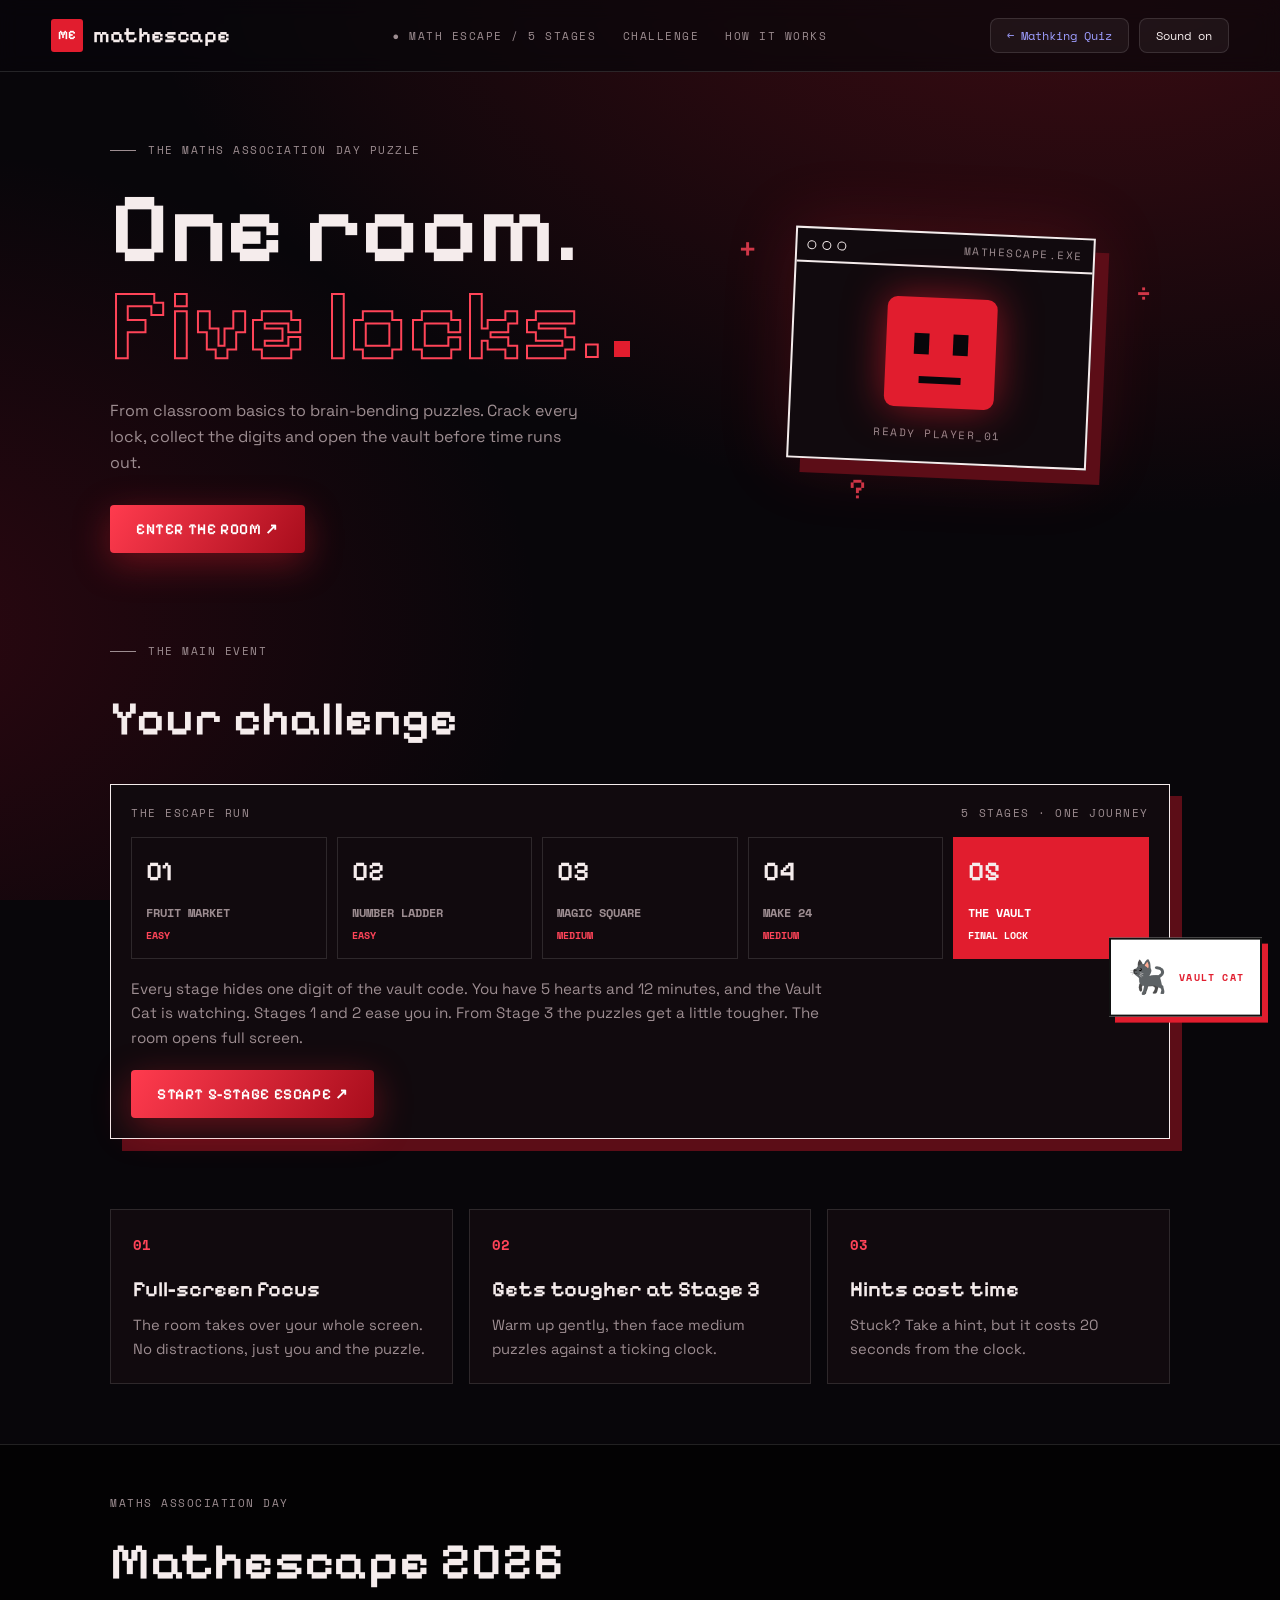
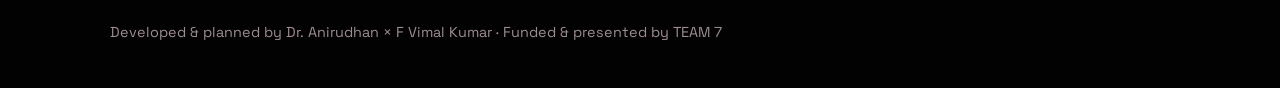
<file: escape.html>
<!DOCTYPE html>
<html lang="en">
<head>
<meta charset="utf-8">
<meta name="viewport" content="width=device-width, initial-scale=1">
<title>Mathking · Escape the maths room</title>
<link rel="preconnect" href="https://fonts.googleapis.com">
<link rel="preconnect" href="https://fonts.gstatic.com" crossorigin>
<link href="https://fonts.googleapis.com/css2?family=Pixelify+Sans:wght@500;600;700&family=Space+Grotesk:wght@400;500;600;700&family=Space+Mono:wght@400;700&display=swap" rel="stylesheet">
<style>
:root{--bk:#08060a;--pn:#110a0e;--red:#e11d2e;--r2:#ff4458;--wine:#5c0d17;--ink:#f5ecec;--mut:#9d8d91;--ok:#31d27c;--line:rgba(255,255,255,.12);color-scheme:dark}
*{box-sizing:border-box;margin:0;padding:0}
body{min-height:100vh;color:var(--ink);font:400 16px/1.6 'Space Grotesk',system-ui,sans-serif;background:radial-gradient(60rem 38rem at 85% -10%,rgba(225,29,46,.26),transparent),radial-gradient(40rem 30rem at -8% 70%,rgba(110,10,28,.35),transparent),var(--bk);background-attachment:fixed;overflow-x:hidden}
button,input{font:inherit;color:inherit}
:focus-visible{outline:2px solid var(--r2);outline-offset:3px}
.px{font-family:'Pixelify Sans','Courier New',monospace;font-weight:600}
.mo{font:400 .68rem 'Space Mono',monospace;letter-spacing:.14em;text-transform:uppercase;color:var(--mut)}
.wrap{width:min(1060px,92vw);margin:0 auto}
nav{display:flex;justify-content:space-between;align-items:center;gap:16px;padding:18px 4vw;border-bottom:1px solid var(--line);background:rgba(8,6,10,.7);backdrop-filter:blur(10px);position:sticky;top:0;z-index:5}
.logo{display:flex;align-items:center;gap:10px;font-size:1.35rem}
.logo b{background:var(--red);color:#fff;font-size:.8rem;padding:6px 7px;border-radius:3px}
nav .mid{display:flex;gap:26px}
.round{border:1px solid var(--line);background:rgba(255,255,255,.05);border-radius:8px;padding:7px 16px;cursor:pointer;font:400 .78rem 'Space Mono',monospace}
.round:hover{border-color:var(--r2)}
.hero{display:grid;grid-template-columns:1.1fr .9fr;gap:40px;align-items:center;padding:70px 0 80px}
.eyebrow{display:flex;gap:12px;align-items:center;margin-bottom:22px}
.eyebrow:before{content:"";width:26px;height:1px;background:var(--mut)}
h1{font-size:clamp(3.4rem,8vw,6.2rem);line-height:.98}
h1 .o{color:transparent;-webkit-text-stroke:2px var(--r2);display:block}
h1 i{display:inline-block;width:.16em;height:.16em;background:var(--red);margin-left:.1em}
.lead{max-width:30rem;color:var(--mut);margin:24px 0 30px}
.cta{border:0;border-radius:4px;padding:15px 26px;font:600 .95rem 'Pixelify Sans','Courier New',monospace;letter-spacing:.04em;text-transform:uppercase;color:#fff;background:linear-gradient(120deg,#ff3b4e,#a80d1c);cursor:pointer;box-shadow:0 10px 36px rgba(225,29,46,.4);transition:transform .2s,box-shadow .2s}
.cta:hover{transform:translateY(-2px);box-shadow:0 14px 46px rgba(255,59,78,.55)}
.cta:disabled{opacity:.45;cursor:default;transform:none}
.stage-art{position:relative;height:360px;display:grid;place-items:center}
.stage-art>span{position:absolute;font:1.8rem 'Pixelify Sans',monospace;color:var(--r2);opacity:.8}
.win{width:min(300px,80%);background:var(--pn);border:2px solid var(--ink);box-shadow:14px 14px 0 var(--wine),0 0 70px rgba(225,29,46,.2);transform:rotate(2.5deg)}
.win .tb{display:flex;align-items:center;gap:6px;padding:8px 10px;border-bottom:2px solid var(--ink)}
.win .tb i{width:9px;height:9px;border:1.5px solid var(--ink);border-radius:50%}
.win .tb span{margin-left:auto}
.win .bd{padding:30px 0 20px;text-align:center}
.face{width:110px;height:110px;margin:0 auto 18px;background:var(--red);position:relative;border-radius:10px;box-shadow:0 0 40px rgba(225,29,46,.6)}
.face:before,.face:after{content:"";position:absolute;top:36px;width:15px;height:21px;background:var(--bk)}
.face:before{left:28px}.face:after{right:28px}
.face u{position:absolute;left:34px;right:34px;bottom:24px;height:7px;background:var(--bk)}
.sec{padding:10px 0 60px}
.sec h2{font-size:clamp(2rem,4.4vw,3rem);margin:14px 0 26px}
.run{border:1px solid var(--ink);background:var(--pn);padding:20px;box-shadow:12px 12px 0 var(--wine)}
.run .hd{display:flex;justify-content:space-between;margin-bottom:16px}
.cells{display:grid;grid-template-columns:repeat(5,1fr);gap:10px}
.cell{border:1px solid var(--line);padding:12px 14px}
.cell b{display:block;font-size:1.7rem}
.cell span{font:700 .72rem 'Space Mono',monospace;color:var(--mut);text-transform:uppercase;display:block;margin-top:10px}
.cell em{font:normal 700 .62rem 'Space Mono',monospace;color:var(--r2);text-transform:uppercase}
.cell.f{background:var(--red);border-color:var(--red)}.cell.f span,.cell.f em{color:#fff}
.run p{color:var(--mut);max-width:44rem;margin:18px 0 20px;font-size:.95rem}
.feat{display:grid;grid-template-columns:repeat(3,1fr);gap:16px;padding:10px 0 60px}
.feat div{border:1px solid var(--line);background:var(--pn);padding:22px}
.feat b{color:var(--r2);font:700 .85rem 'Space Mono',monospace}
.feat h3{font-size:1.35rem;margin:14px 0 8px}
.feat p{color:var(--mut);font-size:.92rem}
.foot{background:#030203;border-top:1px solid var(--line);padding:50px 0 44px}
.foot h3{font-size:clamp(2rem,5vw,3.2rem);margin:10px 0 18px}
.foot p{color:var(--mut);font-size:.9rem}

#game{position:fixed;inset:0;z-index:10;overflow-y:auto;display:none;flex-direction:column;padding:16px 4vw 20px;background:radial-gradient(50rem 34rem at 80% -5%,rgba(225,29,46,.2),transparent),radial-gradient(40rem 30rem at 0 100%,rgba(100,10,25,.3),transparent),#09060a}
#game.on{display:flex}
.fl{position:fixed;inset:0;pointer-events:none;overflow:hidden}
.fl span{position:absolute;color:var(--red);opacity:.14;font:2.4rem 'Pixelify Sans',monospace;animation:drift linear infinite}
@keyframes drift{from{transform:translateY(0) rotate(0)}to{transform:translateY(-110vh) rotate(240deg)}}
.top{display:flex;justify-content:space-between;gap:10px;position:relative}
.col{width:min(700px,100%);margin:0 auto;position:relative}
.prog{display:flex;gap:6px;margin:18px auto 0}
.prog i{flex:1;height:7px;border-radius:9px;background:rgba(255,255,255,.1)}
.prog i.done{background:var(--r2);box-shadow:0 0 12px rgba(255,68,88,.6)}
.prog i.now{background:linear-gradient(90deg,var(--red) 40%,rgba(255,255,255,.1) 40%)}
.hud{display:flex;justify-content:space-between;align-items:center;margin-top:10px}
.hud .hearts b{font-weight:400;color:var(--r2);font-size:1.05rem;margin-right:3px}
.hud .hearts b.off{color:#3a2a2f}
.hud .hearts b.brk{animation:shake .5s}
.clock{font:700 1.05rem 'Space Mono',monospace;color:var(--ink)}
.clock.low{color:var(--r2);text-shadow:0 0 14px var(--red)}
.main{margin:auto;padding:26px 0}
.tg{color:var(--r2);font-size:.95rem}
h2.q{font-size:clamp(1.8rem,4.4vw,2.7rem);line-height:1.15;margin:6px 0 8px;font-weight:700}
.story{color:var(--mut);font-size:.95rem;margin-bottom:22px}
.board{border:1px solid var(--line);background:rgba(255,255,255,.035);border-radius:6px;padding:26px 18px;margin-bottom:14px;text-align:center}
.eq p{font:700 1.8rem/1.5 'Space Grotesk',sans-serif}
.eq .big{color:var(--r2);margin-top:6px}
.seq,.chips{display:flex;gap:10px;justify-content:center;flex-wrap:wrap}
.seq span,.chips span{min-width:64px;padding:12px 10px;border:1px solid var(--line);border-radius:6px;background:rgba(255,255,255,.05);font:700 1.9rem 'Space Grotesk',sans-serif}
.seq .q,.sq .q{border:1px dashed var(--r2);color:var(--r2)}
.chips span{width:78px;height:78px;display:grid;place-items:center;color:var(--r2);font-size:2.3rem}
.sq{display:grid;grid-template-columns:repeat(3,72px);gap:8px;justify-content:center}
.sq i{font:normal 700 1.8rem 'Space Grotesk',sans-serif;aspect-ratio:1;display:grid;place-items:center;border:1px solid var(--line);border-radius:6px;background:rgba(255,255,255,.05)}
.inrow{display:flex;align-items:center;gap:14px;border:1px solid var(--line);background:#0e080b;border-radius:6px;padding:6px 14px;transition:box-shadow .3s,border-color .3s}
.inrow:focus-within{border-color:var(--r2)}
.inrow b{display:grid;place-items:center;width:26px;height:26px;border:1px solid var(--mut);border-radius:6px;font:700 .75rem 'Space Mono',monospace;color:var(--mut)}
.inrow input{flex:1;background:none;border:0;outline:0;font-size:1.25rem;padding:10px 0}
.inrow.good{border-color:var(--ok);box-shadow:0 0 26px rgba(49,210,124,.35);background:rgba(49,210,124,.08)}
.inrow.bad{border-color:var(--red);box-shadow:0 0 26px rgba(225,29,46,.45);background:rgba(225,29,46,.1);animation:shake .4s}
@keyframes shake{25%{transform:translateX(-8px)}75%{transform:translateX(8px)}}
.fb{margin-top:12px;padding:12px 16px;background:#150d12;border-left:3px solid var(--r2);font-size:.92rem}
.fb:empty{display:none}.fb.ok{border-color:var(--ok)}
.act{display:flex;justify-content:space-between;align-items:center;margin-top:16px;gap:12px}
.hint{background:none;border:0;color:var(--mut);cursor:pointer;margin-top:14px;font:400 .72rem 'Space Mono',monospace;letter-spacing:.1em;text-transform:uppercase;text-decoration:underline;text-underline-offset:4px}
.hint:disabled{opacity:.4;cursor:default}
.xp{position:absolute;right:0;top:-6px;color:var(--r2);font:700 1.5rem 'Pixelify Sans',monospace;opacity:0;pointer-events:none}
.xp.go{animation:xp 1.2s ease-out}
@keyframes xp{from{opacity:1;transform:translateY(10px)}to{opacity:0;transform:translateY(-34px)}}
.slots{display:flex;gap:10px;justify-content:center;padding-top:6px;position:relative}
.slot{width:50px;height:60px;display:grid;place-items:center;border:1px solid var(--line);border-radius:6px;font:700 1.7rem 'Pixelify Sans',monospace;color:var(--mut)}
.slot.got{color:#fff;background:linear-gradient(135deg,#ff3b4e,#a80d1c);border:0;animation:pop .5s;box-shadow:0 0 24px rgba(225,29,46,.55)}
@keyframes pop{0%{transform:scale(.6)}60%{transform:scale(1.15)}}

#intro,#end,.modal{position:fixed;inset:0;display:none;place-items:center;text-align:center;padding:24px}
#intro{z-index:20;background:radial-gradient(circle,rgba(225,29,46,.55),#08060a 62%)}
#intro.on,#end.on,.modal.on{display:grid}
#intro h2{font-size:clamp(3.2rem,11vw,7.5rem);line-height:1;margin:14px 0;text-shadow:0 0 40px rgba(255,68,88,.9),0 0 90px rgba(225,29,46,.6);animation:zoom 2s ease-out}
@keyframes zoom{from{transform:scale(.86);opacity:0}25%{opacity:1}to{transform:scale(1)}}
#end{z-index:25;background:rgba(8,6,10,.96)}
#end .ic{font-size:2.4rem}
#end h2{font-size:clamp(2.6rem,8vw,5rem);line-height:1.05;margin:10px 0 0}
#end p{color:var(--mut);margin:14px auto 8px;max-width:28rem}
#end .xpl{color:var(--r2);margin-bottom:26px}
#end .row{display:flex;gap:12px;justify-content:center;flex-wrap:wrap}
.modal{z-index:30;background:rgba(4,2,5,.82);backdrop-filter:blur(8px)}
.modal .frm{background:var(--pn);border:2px solid var(--ink);box-shadow:12px 12px 0 var(--wine);padding:30px 26px;width:min(400px,100%);text-align:left}
.modal h3{font-size:2.2rem;margin:10px 0 2px}
.modal p{color:var(--mut);margin-bottom:18px;font-size:.92rem}
.modal label{display:block;margin-bottom:14px}
.modal input{width:100%;margin-top:6px;padding:11px 14px;border:1px solid var(--line);background:#0b0609;border-radius:4px;font-size:1rem;outline:0}
.modal input:focus{border-color:var(--r2)}
.modal .cta{width:100%;margin-top:6px}
#toast{position:fixed;right:18px;bottom:18px;z-index:22;display:flex;gap:12px;align-items:center;max-width:320px;padding:12px 16px;background:#fff;color:#111;border:2px solid #111;box-shadow:6px 6px 0 var(--red);transform:translateY(170%);transition:transform .35s}
#toast.on{transform:none}
#toast b{font-size:2rem;font-weight:400}#toast small{color:var(--red);display:block;font:700 .62rem 'Space Mono',monospace;letter-spacing:.12em;text-transform:uppercase}#toast span{font-size:.88rem;line-height:1.3;font-weight:500;display:block}
#cred{position:fixed;inset:0;z-index:40;background:#000;display:none;overflow:hidden;text-align:center}
#cred.on{display:block}
#cred .round{position:absolute;right:20px;top:20px;z-index:2}
.roll{position:absolute;left:0;right:0;top:100%;animation:roll 28s linear forwards;padding:0 6vw}
@keyframes roll{to{transform:translateY(calc(-100% - 100vh))}}
.roll small{display:block;font:400 .7rem 'Space Mono',monospace;letter-spacing:.3em;text-transform:uppercase;color:var(--r2);margin:110px 0 14px}
.roll .t{font:700 clamp(3.4rem,10vw,7rem)/.95 'Pixelify Sans',monospace;text-shadow:0 0 50px rgba(225,29,46,.7)}
.roll .n{font:600 clamp(1.8rem,5vw,3rem) 'Pixelify Sans',monospace;text-shadow:0 0 30px rgba(225,29,46,.45)}
#fin{position:absolute;inset:0;display:none;place-items:center;background:#000}
#fin.on{display:grid}
#fin h2{font-size:clamp(3rem,9vw,5.5rem);color:var(--r2);margin-bottom:22px;text-shadow:0 0 40px rgba(225,29,46,.6)}
@media(max-width:820px){.hero{grid-template-columns:1fr;padding-top:34px}.stage-art{height:300px}nav .mid{display:none}.cells{grid-template-columns:repeat(2,1fr)}.feat{grid-template-columns:1fr}.eq p{font-size:1.4rem}}
@media(prefers-reduced-motion:reduce){*{animation:none!important;transition:none!important}.roll{top:20%}}
</style>
</head>
<body>
<nav>
  <div class="logo px"><b>ME</b>mathescape</div>
  <div class="mid mo"><span>● Math escape / 5 stages</span><span>Challenge</span><span>How it works</span></div>
  <span style="display:flex;gap:10px;align-items:center"><a class="round" href="index.html" style="text-decoration:none">← Mathking Quiz</a><button class="round" id="snd" aria-label="Toggle sound">Sound on</button></span>
</nav>

<div class="wrap">
  <section class="hero">
    <div>
      <div class="eyebrow mo">The Maths Association Day puzzle</div>
      <h1 class="px">One room.<span class="o">Five locks.<i></i></span></h1>
      <p class="lead">From classroom basics to brain-bending puzzles. Crack every lock, collect the digits and open the vault before time runs out.</p>
      <button class="cta" id="start">Enter the room ↗</button>
    </div>
    <div class="stage-art" aria-hidden="true">
      <span style="left:6%;top:18%">+</span><span style="right:4%;top:30%">÷</span><span style="left:30%;bottom:6%">?</span>
      <div class="win"><div class="tb"><i></i><i></i><i></i><span class="mo">mathescape.exe</span></div><div class="bd"><div class="face"><u></u></div><div class="mo">Ready player_01</div></div></div>
    </div>
  </section>

  <section class="sec" id="challenge">
    <div class="eyebrow mo">The main event</div>
    <h2 class="px">Your challenge</h2>
    <div class="run">
      <div class="hd mo"><span>The escape run</span><span>5 stages · one journey</span></div>
      <div class="cells">
        <div class="cell"><b class="px">01</b><span>Fruit market</span><em>Easy</em></div>
        <div class="cell"><b class="px">02</b><span>Number ladder</span><em>Easy</em></div>
        <div class="cell"><b class="px">03</b><span>Magic square</span><em>Medium</em></div>
        <div class="cell"><b class="px">04</b><span>Make 24</span><em>Medium</em></div>
        <div class="cell f"><b class="px">05</b><span>The vault</span><em>Final lock</em></div>
      </div>
      <p>Every stage hides one digit of the vault code. You have 5 hearts and 12 minutes, and the Vault Cat is watching. Stages 1 and 2 ease you in. From Stage 3 the puzzles get a little tougher. The room opens full screen.</p>
      <button class="cta" id="start2">Start 5-stage escape ↗</button>
    </div>
  </section>

  <section class="feat" id="how">
    <div><b>01</b><h3 class="px">Full-screen focus</h3><p>The room takes over your whole screen. No distractions, just you and the puzzle.</p></div>
    <div><b>02</b><h3 class="px">Gets tougher at Stage 3</h3><p>Warm up gently, then face medium puzzles against a ticking clock.</p></div>
    <div><b>03</b><h3 class="px">Hints cost time</h3><p>Stuck? Take a hint, but it costs 20 seconds from the clock.</p></div>
  </section>
</div>
<div class="foot"><div class="wrap">
  <div class="mo">Maths Association Day</div>
  <h3 class="px">Mathescape 2026</h3>
  <p>Developed &amp; planned by Dr. Anirudhan × F Vimal Kumar · Funded &amp; presented by TEAM 7</p>
</div></div>

<div class="modal" id="who"><div class="frm" id="wf">
  <div class="mo">Player registration</div>
  <h3 class="px">Who’s playing?</h3><p>Enter your details before you step into the room.</p>
  <label class="mo">Your name<input id="pn" maxlength="24" autocomplete="off"></label>
  <label class="mo">Class or year<input id="pc" maxlength="16" autocomplete="off"></label>
  <button class="cta" type="button" id="wgo">Continue ↗</button>
</div></div>

<div id="game" role="dialog" aria-label="Maths escape room">
  <div class="fl" id="fl" aria-hidden="true"></div>
  <div class="top"><button class="round" id="exit">Leave room</button><button class="round" id="snd2">Sound on</button></div>
  <div class="col">
    <div class="prog" id="prog"></div>
    <div class="hud"><span class="mo" id="stl"></span><span class="hearts" id="hearts" aria-label="Hearts left"></span><span class="clock" id="clock">12:00</span></div>
  </div>
  <main class="main col">
    <div class="tg px" id="tag"></div>
    <h2 class="q" id="q"></h2>
    <p class="story" id="story"></p>
    <div class="board" id="puz"></div>
    <div class="inrow" id="ir"><b>›</b><input id="in" autocomplete="off" aria-label="Your answer"></div>
    <div class="fb" id="fb" role="status"></div>
    <div class="act"><span class="mo" id="st">Type your answer</span><span style="position:relative"><span class="xp" id="xp">+20 XP</span><button class="cta" id="go">Submit answer ↗</button></span></div>
    <button class="hint" id="hint">Need a hint? Costs 20 seconds</button>
  </main>
  <div class="slots" id="slots" aria-label="Code digits found"></div>
</div>

<div id="intro"><div><div class="mo" id="iS" style="color:var(--r2)"></div><h2 class="px" id="iN"></h2><div class="mo" id="iT"></div></div></div>
<div id="end"><div><div class="ic" id="ei"></div><h2 class="px" id="eh"></h2><p id="et"></p><div class="mo xpl" id="ex"></div><div class="row"><button class="cta" id="again">Play again ↗</button><button class="cta" id="vc" style="background:none;border:1px solid var(--r2);box-shadow:none">View credits ↗</button></div></div></div>
<div id="toast" role="status"><b>🐈‍⬛</b><div><small>Vault Cat</small><span id="ct"></span></div></div>

<div id="cred">
  <button class="round" id="skip">Skip ×</button>
  <div class="roll" id="roll">
    <small>A Mathescape production</small>
    <div class="t">THE<br>MATH<br>ESCAPE</div>
    <small>Developed &amp; planned by</small>
    <div class="n">Dr. Anirudhan × F Vimal Kumar</div>
    <small>Supported by</small>
    <div class="n">Ariharan J</div>
    <small>Funded &amp; presented by</small>
    <div class="n">TEAM 7</div>
    <small>Event</small>
    <div class="n">Maths Association Day</div>
    <small>Starring</small>
    <div class="n" id="star"></div>
    <small>No numbers were harmed</small>
    <div style="height:30vh"></div>
  </div>
  <div id="fin"><div><h2 class="px">The end</h2><button class="cta" id="home">Return to home ↗</button></div></div>
</div>

<script>
const CODE=[7,1,9,4],TIME=720,HEARTS=5;
const $=id=>document.getElementById(id);
const pad=n=>String(n).padStart(2,'0');
function ok24(v){
  const s=v.replace(/[×xX✕]/g,'*').replace(/[÷:]/g,'/').replace(/[−–—]/g,'-').replace(/[（［]/g,'(').replace(/[）］]/g,')').replace(/\s/g,'');
  if(!/^[\d+\-*/()]+$/.test(s))return false;
  const n=(s.match(/\d+/g)||[]).map(Number).sort((a,b)=>a-b);
  if(n.join()!=='4,4,10,10')return false;
  try{return Math.abs(Function('"use strict";return ('+s+')')()-24)<1e-6}catch(e){return false}
}
const S=[
 {n:'Fruit market',t:'Easy',q:'Find the value of 🍎 − 🍓',story:'The first lock belongs to a fruit seller who only speaks in equations. Every fruit hides one number.',
  html:'<div class="eq"><p>🍎 + 🍎 + 🍎 = 24</p><p>🍎 + 🍌 + 🍌 = 20</p><p>🍌 + 🍓 + 🍓 = 12</p><p class="big">🍎 − 🍓 = ?</p></div>',
  hint:'The first line says three apples make 24, so start there.',ok:v=>+v===5},
 {n:'Number ladder',t:'Easy',q:'What number comes next?',story:'The second door has a ladder of numbers. Find the rule, then climb one rung higher.',
  html:'<div class="seq"><span>2</span><span>6</span><span>12</span><span>20</span><span>30</span><span class="q">?</span></div>',
  hint:'Look at the gaps between neighbours: 4, 6, 8, 10 and so on.',ok:v=>+v===42},
 {n:'Magic square',t:'Medium',q:'Find the sum of the missing numbers',story:'Every row, column and diagonal adds up to 15. Find the three missing numbers and enter their sum.',
  html:'<div class="sq"><i>2</i><i>7</i><i>6</i><i>9</i><i>5</i><i class="q">?</i><i class="q">?</i><i class="q">?</i><i>8</i></div>',
  hint:'Row two already has 9 and 5, so its gap is 15 − 9 − 5. Use the first column for another gap.',ok:v=>+v===8},
 {n:'Make 24',t:'Medium',q:'Make 24 using every number once',story:'Use + − × ÷ and brackets. Type your answer as an expression, for example (3+4)*5-11. You must use all four numbers.',
  html:'<div class="chips"><span>4</span><span>4</span><span>10</span><span>10</span></div>',
  hint:'Start big: 10 × 10 = 100. Now use the two 4s to bring 100 down to 24.',ok:ok24},
 {n:'The vault',t:'Final lock',q:'Enter the vault code',story:'Every digit is in your hands. Enter the four digits in the order you found them.',
  html:'<div class="eq"><p>Four locks opened.</p><p class="big">One vault left.</p></div>',
  hint:'Look at the slots at the bottom of the screen, from left to right.',ok:v=>v.replace(/\D/g,'')===CODE.join('')}
];
let i=0,time=TIME,hearts=HEARTS,xp=0,timer=null,hinted=false,found=[],mute=false,ac,busy=false,over=false,player='',padT;

/* sound */
function tone(f,d=.15,t='sine',at=0,v=.12){if(mute)return;try{ac=ac||new(window.AudioContext||window.webkitAudioContext)();const o=ac.createOscillator(),g=ac.createGain(),n=ac.currentTime+at;o.type=t;o.frequency.value=f;g.gain.setValueAtTime(v,n);g.gain.exponentialRampToValueAtTime(.001,n+d);o.connect(g);g.connect(ac.destination);o.start(n);o.stop(n+d)}catch(e){}}
const sfx={ok:()=>{tone(660);tone(880,.2,'sine',.12)},bad:()=>{tone(200,.18,'square',0,.06);tone(120,.3,'sawtooth',.12,.1)},hit:()=>{tone(70,.9,'sine',0,.3);tone(140,.6,'triangle',0,.15)},win:()=>[523,659,784,1047].forEach((f,k)=>tone(f,.3,'triangle',k*.13)),lose:()=>{tone(300,.3);tone(200,.45,'sine',.25)}};
const CH=[[220,261.6,329.6],[174.6,220,261.6],[261.6,329.6,392],[196,246.9,293.7]];
function music(on){clearInterval(padT);if(!on)return;let k=0;const p=()=>CH[k++%4].forEach(f=>tone(f,3.4,'triangle',0,.05));p();padT=setInterval(p,3000)}
$('snd').onclick=$('snd2').onclick=()=>{mute=!mute;$('snd').textContent=$('snd2').textContent=mute?'Sound off':'Sound on'};

/* mascot */
const BAD=['That answer has been forwarded to the Department of Nope.','Not quite. The cat blinked slowly at you.','The cat expected more. It always does.','Maths called. It wants its dignity back.'];
const GOOD=['Fine. The cat is mildly impressed.','Correct. Do not let it go to your head.','The lock clicks open. Suspicious.'];
function cat(a){$('ct').textContent=a[Math.floor(Math.random()*a.length)];$('toast').classList.add('on');clearTimeout(cat.t);cat.t=setTimeout(()=>$('toast').classList.remove('on'),3600)}

/* floating symbols */
$('fl').innerHTML=Array.from({length:20},()=>'<span style="left:'+Math.random()*100+'%;top:'+(100+Math.random()*30)+'%;animation-duration:'+(22+Math.random()*28)+'s;animation-delay:-'+Math.random()*40+'s;font-size:'+(1.6+Math.random()*2.4)+'rem">'+'∑π∞√÷×+−∫≈%θ∆'[Math.floor(Math.random()*13)]+'</span>').join('');

/* game */
const fmt=s=>pad(Math.floor(s/60))+':'+pad(s%60);
function say(t,c){const m=$('fb');m.textContent=t;m.className='fb '+(c||'')}
function drawSlots(){$('slots').innerHTML=CODE.map((d,k)=>k<found.length?'<div class="slot got">'+d+'</div>':'<div class="slot">·</div>').join('')}
function drawProg(){$('prog').innerHTML=S.map((_,k)=>'<i class="'+(k<i?'done':k===i?'now':'')+'"></i>').join('')}
function drawHearts(brk){$('hearts').innerHTML=Array.from({length:HEARTS},(_,k)=>'<b class="'+(k>=hearts?'off':'')+(brk&&k===hearts?' brk':'')+'">♥</b>').join('')}
function render(){
  const s=S[i];hinted=false;
  $('stl').textContent='Stage '+pad(i+1)+' / '+pad(S.length)+' · '+xp+' XP';
  $('tag').textContent=s.n;$('q').textContent=s.q;$('story').textContent=s.story;$('puz').innerHTML=s.html;
  $('in').value='';$('in').placeholder=i===3?'Type your expression':i===4?'Type the 4-digit code':'Type your answer';
  $('ir').className='inrow';$('hint').disabled=false;$('go').disabled=false;$('st').textContent='Type your answer';say('');drawProg();drawSlots();drawHearts();
}
function intro(k){
  busy=true;$('iS').textContent='Stage '+pad(k+1);$('iN').textContent=S[k].n;$('iT').textContent='Lock '+(k+1)+' of '+S.length+' · '+S[k].t;
  const e=$('intro');e.classList.remove('on');void e.offsetWidth;e.classList.add('on');sfx.hit();
  setTimeout(()=>{e.classList.remove('on');busy=false;$('in').focus()},2100);
}
function tick(){
  if(busy)return;time--;$('clock').textContent=fmt(Math.max(time,0));$('clock').classList.toggle('low',time<=60);
  if(time<=0)finish(false,'time');
}
function begin(){
  i=0;time=TIME;hearts=HEARTS;xp=0;found=[];over=false;$('end').classList.remove('on');$('cred').classList.remove('on');music(false);
  $('clock').textContent=fmt(time);$('clock').classList.remove('low');
  $('game').classList.add('on');document.body.style.overflow='hidden';
  clearInterval(timer);timer=setInterval(tick,1000);render();intro(0);
}
function finish(win,why){
  clearInterval(timer);over=true;
  $('ei').textContent=win?'🏆':'💔';
  $('eh').textContent=win?'You escaped!':'The cat won.';
  $('et').textContent=win?'Well played, '+player+'. The vault swings open with '+fmt(Math.max(time,0))+' left on the clock.':(why==='time'?'Time ran out':'You ran out of hearts')+' with '+found.length+' of 4 locks open, '+player+'. Try again.';
  $('ex').textContent=xp+' XP earned';$('again').textContent=win?'Play again ↗':'Try again ↗';
  $('end').classList.add('on');win?sfx.win():sfx.lose();
}
function submit(){
  if(over||busy||time<=0)return;
  const v=$('in').value.trim();if(!v)return;
  const ir=$('ir');ir.className='inrow';void ir.offsetWidth;
  if(S[i].ok(v)){
    sfx.ok();cat(GOOD);ir.classList.add('good');xp+=20;$('go').disabled=true;
    const x=$('xp');x.classList.remove('go');void x.offsetWidth;x.classList.add('go');$('st').textContent=xp+' XP earned';
    if(i===S.length-1){found=CODE.slice();drawSlots();say('Code accepted. The vault is open.','ok');over=true;setTimeout(()=>finish(true),1100);return}
    found.push(CODE[i]);drawSlots();say('Correct. Digit '+(i+1)+' is '+CODE[i]+'.','ok');
    busy=true;setTimeout(()=>{i++;render();intro(i)},1600);
  }else{
    sfx.bad();cat(BAD);ir.classList.add('bad');hearts--;drawHearts(true);
    say('Not quite. Check your working and try again. You lost a heart.');
    if(hearts<=0){over=true;setTimeout(()=>finish(false,'hearts'),1000)}
  }
}
const openWho=()=>{$('who').classList.add('on');$('pn').focus()};
$('start').onclick=$('start2').onclick=openWho;
function goFull(){try{const d=document.documentElement,r=(d.requestFullscreen||d.webkitRequestFullscreen||(()=>0)).call(d);if(r&&r.catch)r.catch(()=>{})}catch(x){}}
function enter(){
  const n=$('pn').value.trim();
  if(!n){$('pn').style.borderColor='var(--red)';$('pn').focus();return}
  player=n;const c=$('pc').value.trim();if(c)player+=' ('+c+')';
  $('who').classList.remove('on');goFull();
  try{begin()}catch(err){console.error(err);$('game').classList.add('on');document.body.style.overflow='hidden'}
}
$('wgo').onclick=enter;
['pn','pc'].forEach(id=>$(id).addEventListener('keydown',e=>{if(e.key==='Enter'){e.preventDefault();enter()}}));
document.addEventListener('keydown',e=>{if(e.key==='Escape')$('who').classList.remove('on')});
$('again').onclick=begin;$('go').onclick=submit;
$('in').addEventListener('keydown',e=>{if(e.key==='Enter')submit()});
$('hint').onclick=()=>{if(hinted||busy||over)return;hinted=true;time=Math.max(time-20,1);$('clock').textContent=fmt(time);say('Hint: '+S[i].hint);$('hint').disabled=true};
$('exit').onclick=()=>{clearInterval(timer);music(false);try{if(document.fullscreenElement)document.exitFullscreen().catch(()=>{})}catch(x){}$('end').classList.remove('on');$('intro').classList.remove('on');$('game').classList.remove('on');document.body.style.overflow=''};

/* credits */
function credits(){
  $('end').classList.remove('on');$('fin').classList.remove('on');$('star').textContent=(player?player+' and ':'')+'every student who dared to play';
  const r=$('roll');r.style.animation='none';void r.offsetWidth;r.style.animation='';
  $('cred').classList.add('on');music(true);
}
function endCredits(){music(false);$('fin').classList.add('on')}
$('vc').onclick=credits;$('skip').onclick=endCredits;$('roll').addEventListener('animationend',endCredits);
$('home').onclick=()=>{$('cred').classList.remove('on');$('fin').classList.remove('on');$('exit').click()};
</script>
</body>
</html>
</file>
